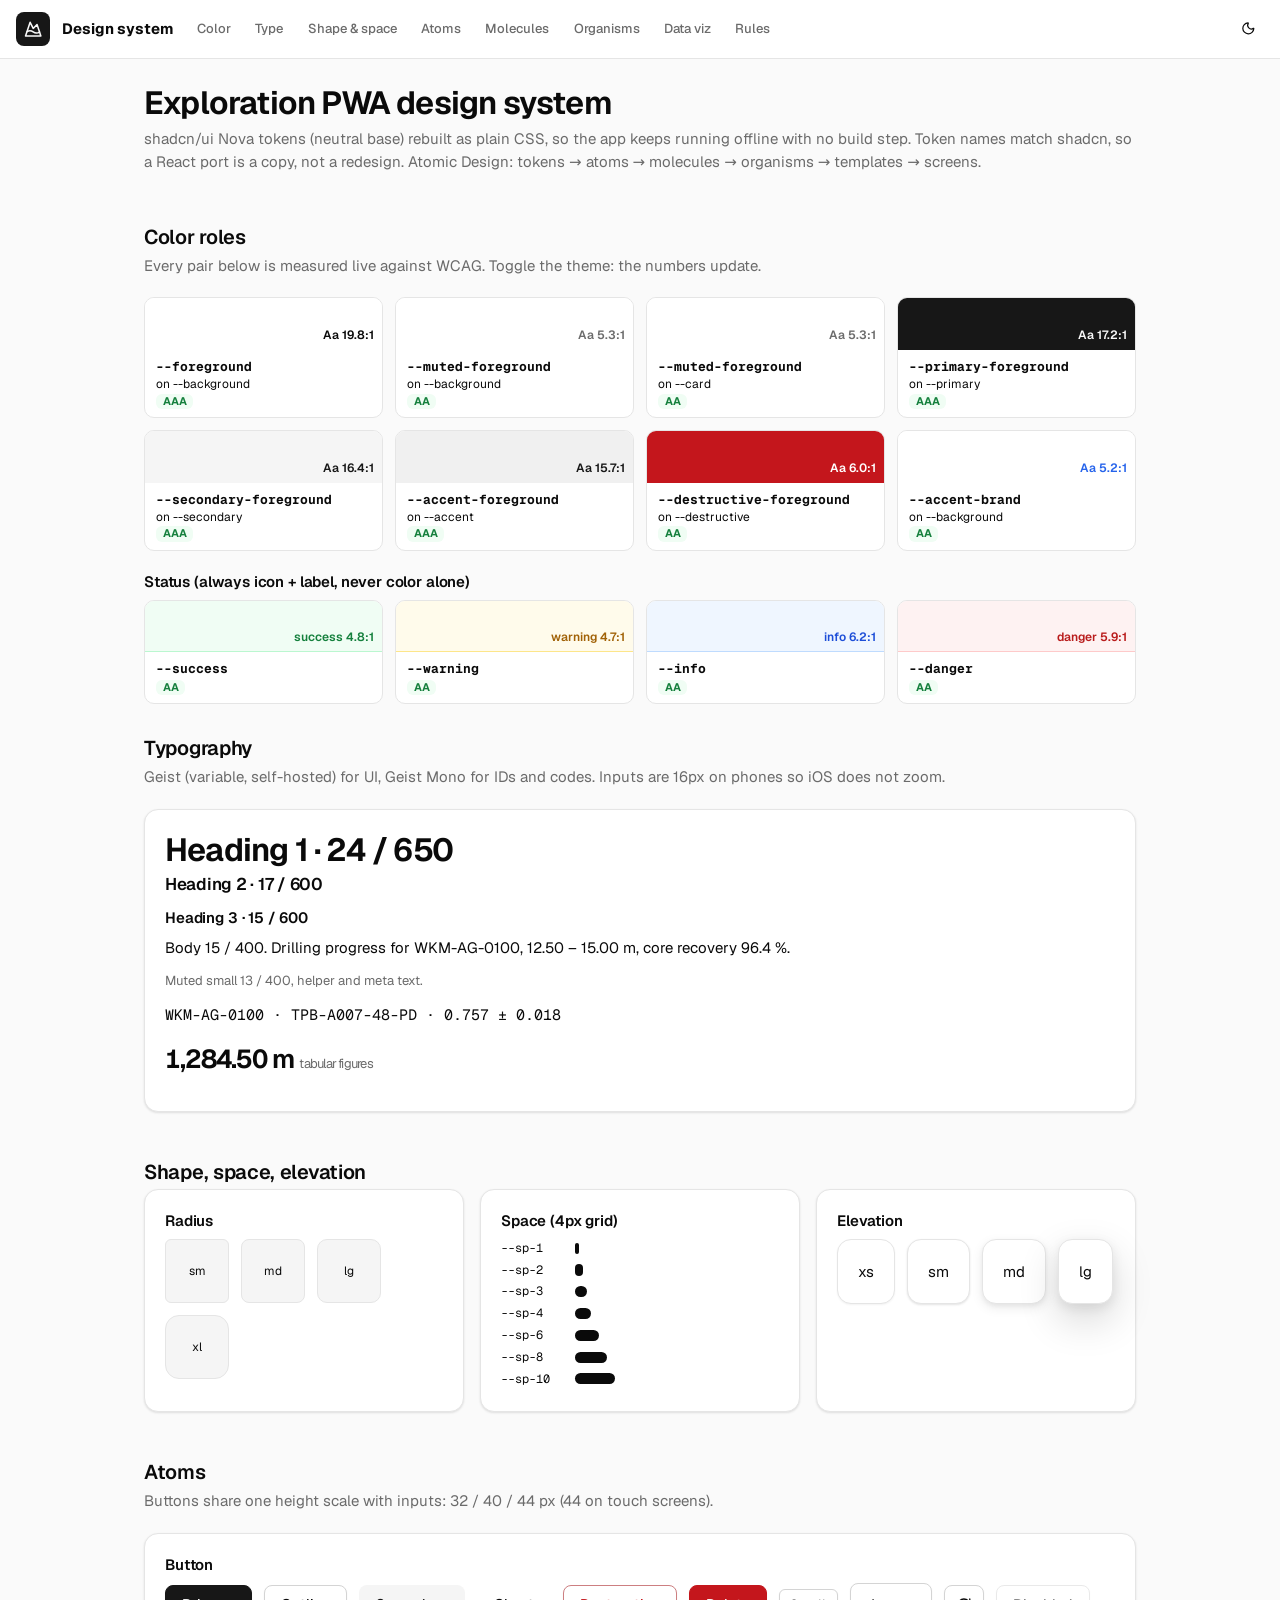
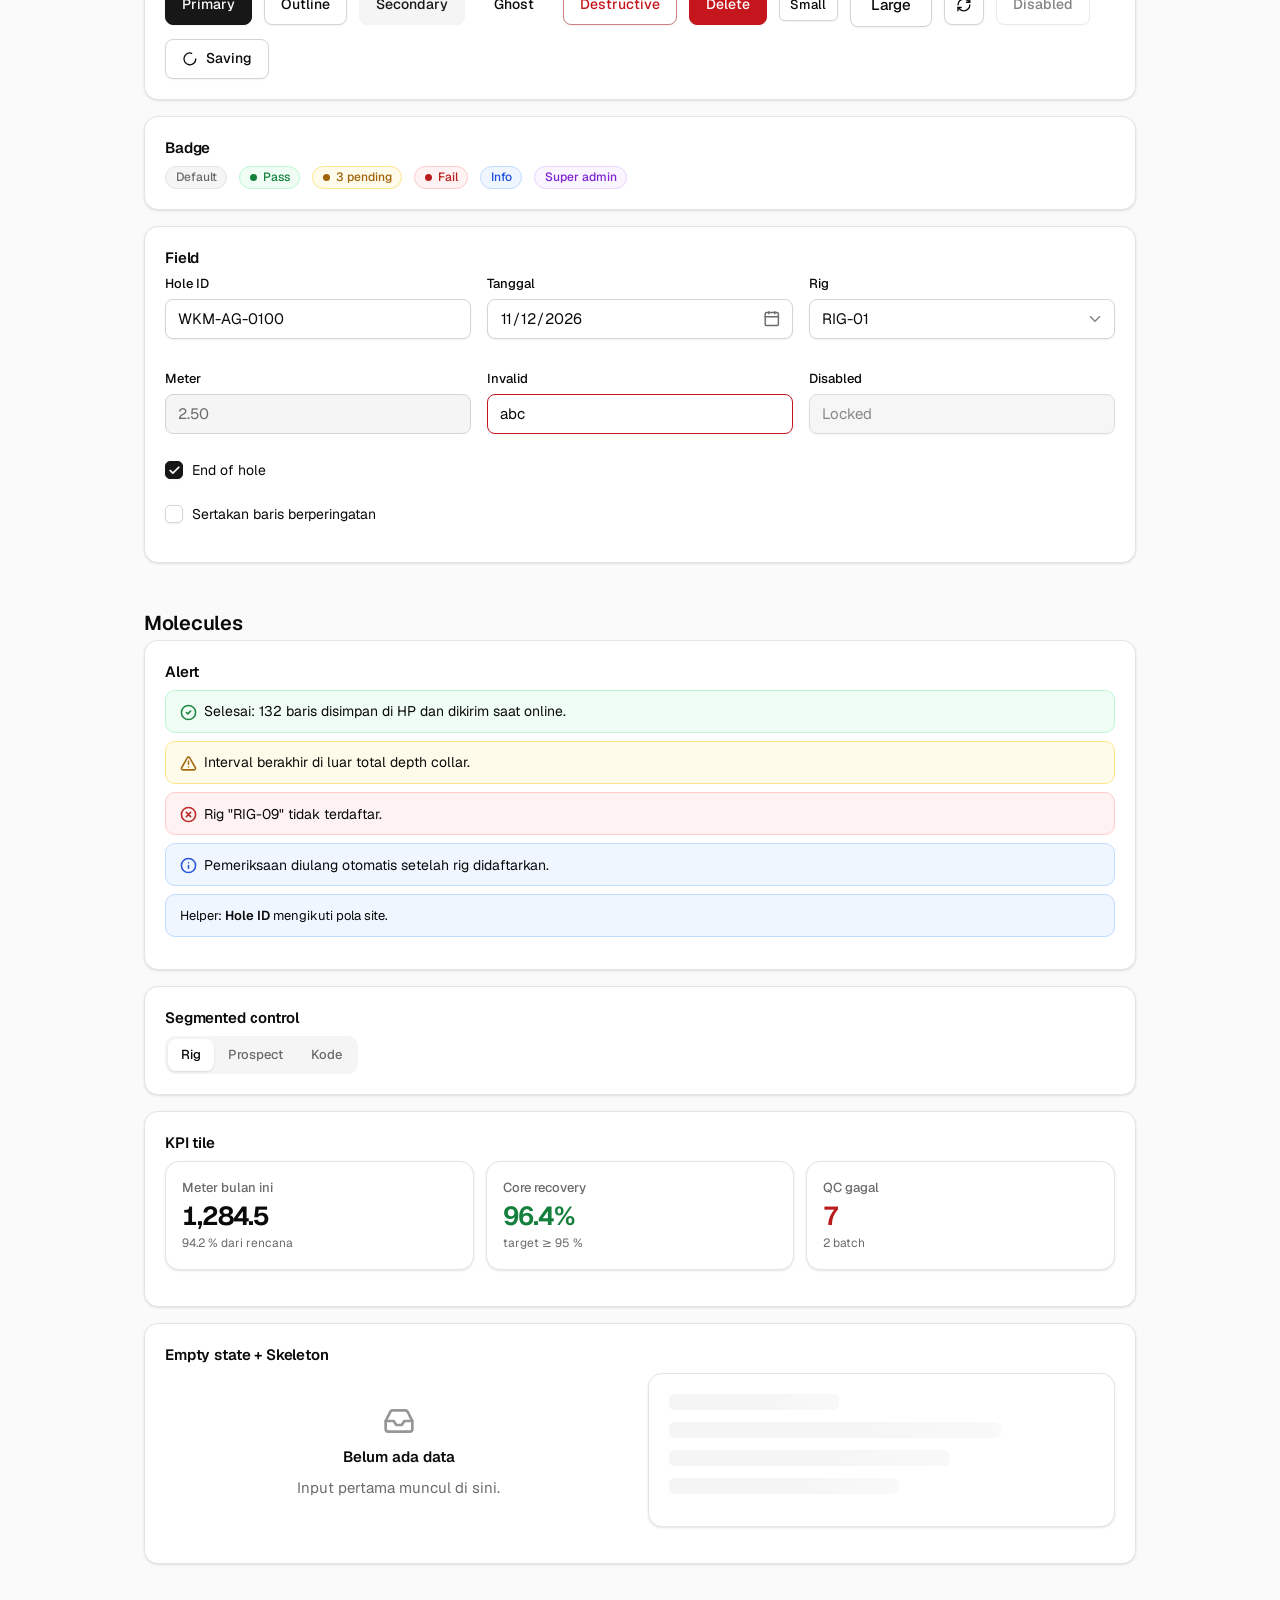
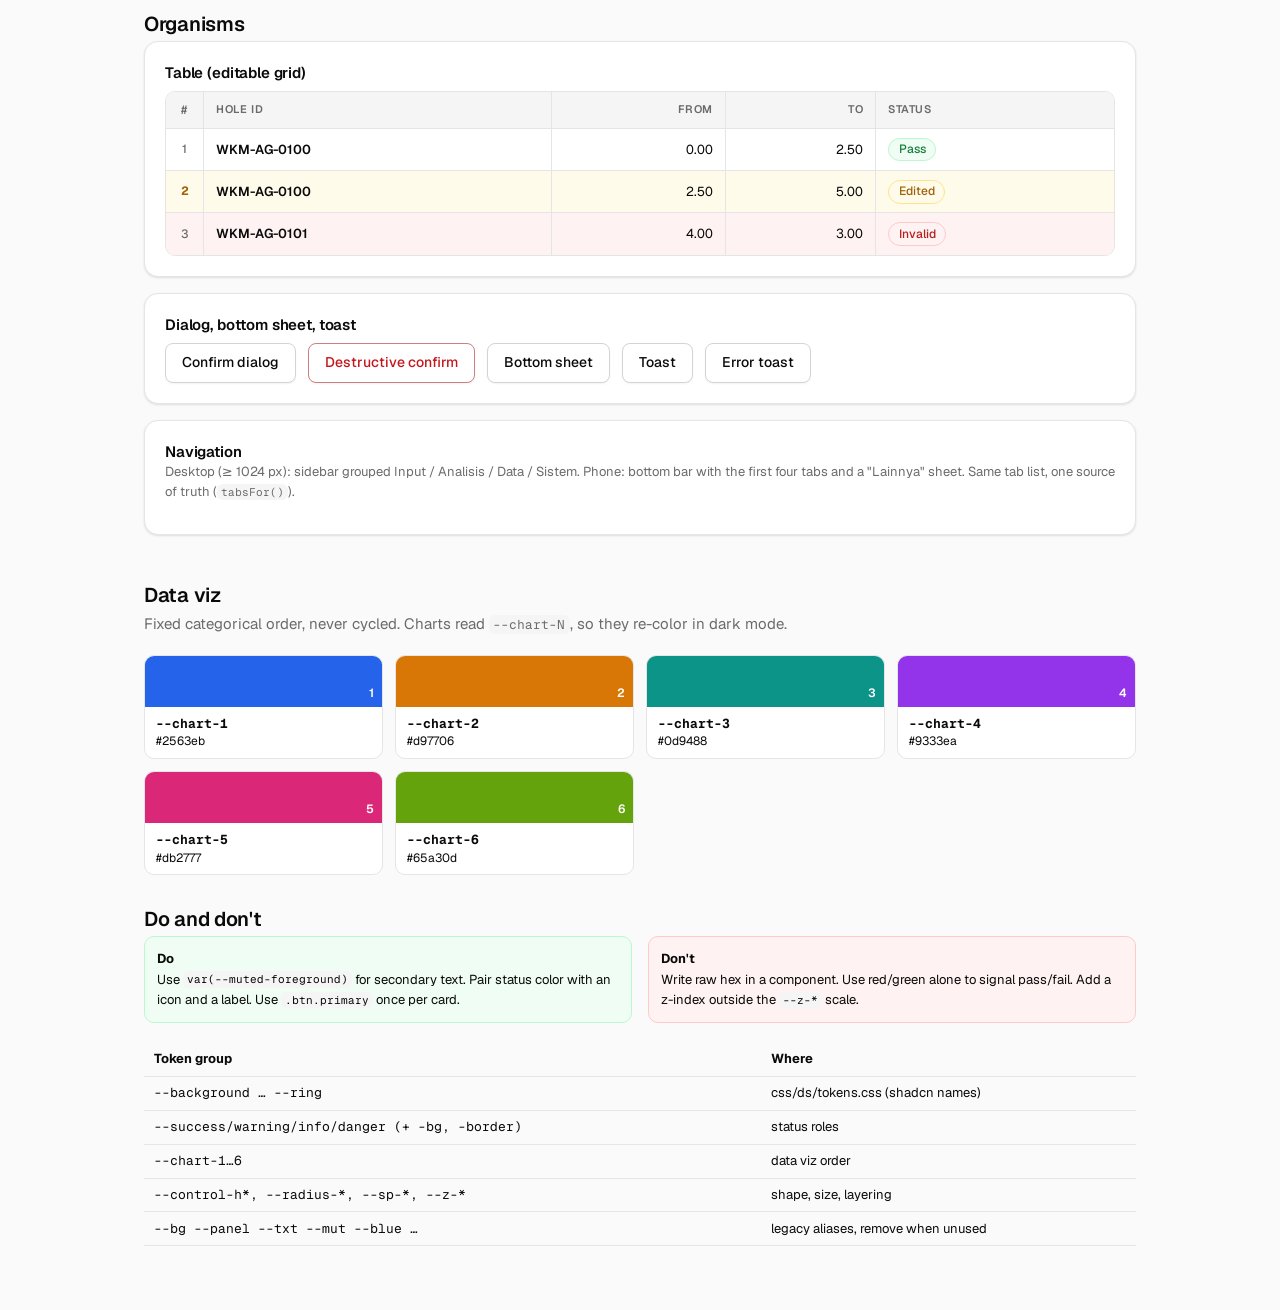
<file: styleguide.html>
<!doctype html>
<html lang="en">
<head>
<meta charset="utf-8"><meta name="viewport" content="width=device-width, initial-scale=1">
<meta name="theme-color" content="#ffffff"><meta name="robots" content="noindex">
<title>Design system · Exploration PWA</title>
<script>try{var t=localStorage.getItem('exp_theme')||'system';var d=t==='dark'||(t==='system'&&matchMedia('(prefers-color-scheme: dark)').matches);document.documentElement.dataset.theme=d?'dark':'light'}catch(e){}</script>
<link rel="stylesheet" href="css/ds/tokens.css"><link rel="stylesheet" href="css/ds/base.css"><link rel="stylesheet" href="css/ds/components.css"><link rel="stylesheet" href="css/ds/shell.css"><link rel="stylesheet" href="css/dash.css">
<style>
/* style guide chrome only. The system itself lives in css/ds/ */
body{padding-bottom:var(--sp-10)}
.sg{max-width:64rem;margin:0 auto;padding:var(--sp-6) var(--sp-4)}
.sg-top{position:sticky;top:0;z-index:var(--z-nav);display:flex;gap:var(--sp-3);align-items:center;padding:var(--sp-3) var(--sp-4);background:color-mix(in srgb,var(--background) 90%,transparent);backdrop-filter:blur(10px);border-bottom:1px solid var(--border)}
.sg-top nav{display:flex;gap:2px;overflow-x:auto;flex:1}
.sg-top nav a{padding:.35rem .7rem;font-size:.8125rem;font-weight:500;color:var(--muted-foreground);text-decoration:none;border-radius:var(--radius-md);white-space:nowrap}
.sg-top nav a:hover{color:var(--foreground);background:var(--accent)}
.sg section{padding:var(--sp-8) 0 0}
.sg h1{font-size:2rem}.sg h2.sec{font-size:1.25rem;margin:0 0 var(--sp-1)}
.sg .lead{color:var(--muted-foreground);margin:0 0 var(--sp-5)}
.sw-grid{display:grid;grid-template-columns:repeat(auto-fill,minmax(13rem,1fr));gap:var(--sp-3)}
.swatch{border:1px solid var(--border);border-radius:var(--radius-lg);overflow:hidden;background:var(--card)}
.swatch .chipbox{height:3.2rem;display:flex;align-items:flex-end;justify-content:flex-end;padding:.3rem .5rem;font-size:.75rem;font-weight:600}
.swatch .meta{padding:.5rem .7rem;font-size:.75rem;line-height:1.4}
.swatch .meta b{display:block;font-size:.8125rem;font-family:var(--font-mono)}
.ratio{display:inline-block;padding:0 .4rem;border-radius:var(--radius-sm);font-weight:700;font-size:.6875rem}
.ratio.ok{background:var(--success-bg);color:var(--success)} .ratio.bad{background:var(--danger-bg);color:var(--danger)}
.demo{display:flex;flex-wrap:wrap;gap:var(--sp-3);align-items:center}
.spec{display:grid;grid-template-columns:repeat(auto-fit,minmax(18rem,1fr));gap:var(--sp-4)}
.dd{display:grid;grid-template-columns:1fr 1fr;gap:var(--sp-4)}
.dd>div{padding:var(--sp-3);border-radius:var(--radius-lg);font-size:.8125rem}
.dd .do{border:1px solid var(--success-border);background:var(--success-bg)} .dd .dont{border:1px solid var(--danger-border);background:var(--danger-bg)}
@media(max-width:640px){.dd{grid-template-columns:1fr}}
.tok{width:100%;border-collapse:collapse;font-size:.8125rem} .tok td,.tok th{padding:.4rem .6rem;border-bottom:1px solid var(--border);text-align:left} .tok td:first-child{font-family:var(--font-mono)}
.sample-bar{height:2.5rem;background:var(--foreground);border-radius:var(--radius-md);display:inline-block}
</style>
</head>
<body>
<div class="sg-top"><span class="brand-mark" id="mk"></span><strong>Design system</strong>
 <nav><a href="#colors">Color</a><a href="#type">Type</a><a href="#shape">Shape &amp; space</a><a href="#atoms">Atoms</a><a href="#molecules">Molecules</a><a href="#organisms">Organisms</a><a href="#data">Data viz</a><a href="#rules">Rules</a></nav>
 <span id="themebox"></span></div>
<div class="sg">
<h1>Exploration PWA design system</h1>
<p class="lead">shadcn/ui Nova tokens (neutral base) rebuilt as plain CSS, so the app keeps running offline with no build step. Token names match shadcn, so a React port is a copy, not a redesign. Atomic Design: tokens → atoms → molecules → organisms → templates → screens.</p>

<section id="colors"><h2 class="sec">Color roles</h2><p class="lead">Every pair below is measured live against WCAG. Toggle the theme: the numbers update.</p><div class="sw-grid" id="roles"></div>
<h3 style="margin-top:var(--sp-5)">Status (always icon + label, never color alone)</h3><div class="sw-grid" id="status"></div></section>

<section id="type"><h2 class="sec">Typography</h2><p class="lead">Geist (variable, self-hosted) for UI, Geist Mono for IDs and codes. Inputs are 16px on phones so iOS does not zoom.</p>
<div class="card"><h1>Heading 1 · 24 / 650</h1><h2>Heading 2 · 17 / 600</h2><h3>Heading 3 · 15 / 600</h3><p>Body 15 / 400. Drilling progress for WKM-AG-0100, 12.50 – 15.00 m, core recovery 96.4 %.</p><p class="muted small">Muted small 13 / 400, helper and meta text.</p><p class="mono">WKM-AG-0100 · TPB-A007-48-PD · 0.757 ± 0.018</p><p class="tnum" style="font-size:1.625rem;font-weight:650;letter-spacing:-.03em">1,284.50 m <span class="muted small" style="font-weight:400">tabular figures</span></p></div></section>

<section id="shape"><h2 class="sec">Shape, space, elevation</h2>
<div class="spec"><div class="card"><h3>Radius</h3><div class="demo" id="radii"></div></div><div class="card"><h3>Space (4px grid)</h3><div id="spaces"></div></div><div class="card"><h3>Elevation</h3><div class="demo"><div class="card" style="box-shadow:var(--shadow-xs);margin:0">xs</div><div class="card" style="box-shadow:var(--shadow-sm);margin:0">sm</div><div class="card" style="box-shadow:var(--shadow-md);margin:0">md</div><div class="card" style="box-shadow:var(--shadow-lg);margin:0">lg</div></div></div></div></section>

<section id="atoms"><h2 class="sec">Atoms</h2><p class="lead">Buttons share one height scale with inputs: 32 / 40 / 44 px (44 on touch screens).</p>
<div class="card"><h3>Button</h3><div class="demo"><button class="btn primary" style="flex:none">Primary</button><button class="btn">Outline</button><button class="btn secondary">Secondary</button><button class="btn ghost">Ghost</button><button class="btn danger">Destructive</button><button class="btn danger solid">Delete</button><button class="btn small">Small</button><button class="btn lg">Large</button><button class="btn icon" aria-label="Refresh" id="i-ref"></button><button class="btn" disabled>Disabled</button><button class="btn loading" id="b-load"></button></div></div>
<div class="card"><h3>Badge</h3><div class="demo"><span class="chip">Default</span><span class="chip good"><i class="dot"></i>Pass</span><span class="chip warn"><i class="dot"></i>3 pending</span><span class="chip bad"><i class="dot"></i>Fail</span><span class="chip info">Info</span><span class="chip super">Super admin</span></div></div>
<div class="card"><h3>Field</h3><div class="spec"><label>Hole ID<input value="WKM-AG-0100" autocapitalize="characters"></label><label>Tanggal<span class="datewrap"><input type="date" value="2026-11-12"><span id="i-cal"></span></span></label><label>Rig<select><option>RIG-01</option><option>RIG-02</option></select></label><label>Meter<input readonly value="2.50"></label><label>Invalid<input aria-invalid="true" value="abc"></label><label>Disabled<input disabled value="Locked"></label></div><label class="chk"><input type="checkbox" checked> End of hole</label><label class="chk"><input type="checkbox"> Sertakan baris berperingatan</label></div></section>

<section id="molecules"><h2 class="sec">Molecules</h2>
<div class="card"><h3>Alert</h3><div class="msg ok">Selesai: 132 baris disimpan di HP dan dikirim saat online.</div><div class="msg warn">Interval berakhir di luar total depth collar.</div><div class="msg err">Rig "RIG-09" tidak terdaftar.</div><div class="msg info">Pemeriksaan diulang otomatis setelah rig didaftarkan.</div><div class="helpbox">Helper: <b>Hole ID</b> mengikuti pola site.</div></div>
<div class="card"><h3>Segmented control</h3><div class="subnav"><button class="on">Rig</button><button>Prospect</button><button>Kode</button></div></div>
<div class="card"><h3>KPI tile</h3><div class="dash"><div class="kpis"><div class="kpi"><div class="l">Meter bulan ini</div><div class="v">1,284.5</div><div class="s">94.2 % dari rencana</div></div><div class="kpi"><div class="l">Core recovery</div><div class="v ex-good">96.4%</div><div class="s">target ≥ 95 %</div></div><div class="kpi"><div class="l">QC gagal</div><div class="v ex-bad">7</div><div class="s">2 batch</div></div></div></div></div>
<div class="card"><h3>Empty state + Skeleton</h3><div class="spec"><div id="emp"></div><div id="skel"></div></div></div></section>

<section id="organisms"><h2 class="sec">Organisms</h2>
<div class="card"><h3>Table (editable grid)</h3><div class="gridwrap"><table class="grid"><thead><tr><th class="c-n">#</th><th>Hole ID</th><th class="c-num">From</th><th class="c-num">To</th><th>Status</th></tr></thead><tbody>
<tr><td class="c-n">1</td><td class="c-pk">WKM-AG-0100</td><td class="c-num">0.00</td><td class="c-num">2.50</td><td><span class="chip good">Pass</span></td></tr>
<tr class="dirty"><td class="c-n">2</td><td class="c-pk">WKM-AG-0100</td><td class="c-num">2.50</td><td class="c-num">5.00</td><td><span class="chip warn">Edited</span></td></tr>
<tr class="err"><td class="c-n">3</td><td class="c-pk">WKM-AG-0101</td><td class="c-num">4.00</td><td class="c-num">3.00</td><td><span class="chip bad">Invalid</span></td></tr></tbody></table></div></div>
<div class="card"><h3>Dialog, bottom sheet, toast</h3><div class="demo"><button class="btn" id="d-conf">Confirm dialog</button><button class="btn danger" id="d-del">Destructive confirm</button><button class="btn" id="d-sheet">Bottom sheet</button><button class="btn" id="d-toast">Toast</button><button class="btn" id="d-toast2">Error toast</button></div></div>
<div class="card"><h3>Navigation</h3><p class="muted small">Desktop (≥ 1024 px): sidebar grouped Input / Analisis / Data / Sistem. Phone: bottom bar with the first four tabs and a "Lainnya" sheet. Same tab list, one source of truth (<code>tabsFor()</code>).</p></div></section>

<section id="data"><h2 class="sec">Data viz</h2><p class="lead">Fixed categorical order, never cycled. Charts read <code>--chart-N</code>, so they re-color in dark mode.</p><div class="sw-grid" id="charts"></div></section>

<section id="rules"><h2 class="sec">Do and don't</h2><div class="dd"><div class="do"><b>Do</b><br>Use <code>var(--muted-foreground)</code> for secondary text. Pair status color with an icon and a label. Use <code>.btn.primary</code> once per card.</div><div class="dont"><b>Don't</b><br>Write raw hex in a component. Use red/green alone to signal pass/fail. Add a z-index outside the <code>--z-*</code> scale.</div></div>
<table class="tok" style="margin-top:var(--sp-5)"><thead><tr><th>Token group</th><th>Where</th></tr></thead><tbody><tr><td>--background … --ring</td><td>css/ds/tokens.css (shadcn names)</td></tr><tr><td>--success/warning/info/danger (+ -bg, -border)</td><td>status roles</td></tr><tr><td>--chart-1…6</td><td>data viz order</td></tr><tr><td>--control-h*, --radius-*, --sp-*, --z-*</td><td>shape, size, layering</td></tr><tr><td>--bg --panel --txt --mut --blue …</td><td>legacy aliases, remove when unused</td></tr></tbody></table></section>
</div>
<div id="toast" class="toast" role="status" aria-live="polite"></div>
<script type="module">
import { icon } from './js/icons.js';
import * as ui from './js/ui.js';
const $ = s => document.querySelector(s);
$('#mk').innerHTML = icon('mountain-snow'); $('#mk').className = 'brand-mark';
$('#themebox').innerHTML = ui.themeButtonHtml(); ui.bindThemeButton(document);
$('#i-ref').innerHTML = icon('refresh-cw'); $('#i-cal').innerHTML = icon('calendar');
$('#b-load').innerHTML = icon('loader-circle', 'spin') + ' Saving';
$('#emp').innerHTML = ui.empty('inbox', 'Belum ada data', 'Input pertama muncul di sini.'); $('#skel').innerHTML = ui.skeleton(4);
const cv = n => getComputedStyle(document.documentElement).getPropertyValue(n).trim();
// WCAG contrast
const rgb = c => { const m = c.match(/#([0-9a-f]{6})/i); if (m) return [0, 2, 4].map(i => parseInt(m[1].slice(i, i + 2), 16)); const r = c.match(/rgba?\(([^)]+)\)/); return r ? r[1].split(',').slice(0, 3).map(Number) : [0, 0, 0]; };
const blend = (fg, bg) => { const m = fg.match(/rgba\(([^)]+)\)/); if (!m) return rgb(fg); const [r, g, b, a] = m[1].split(',').map(Number); const B = rgb(bg); return [r, g, b].map((v, i) => v * a + B[i] * (1 - a)); };
const lum = ([r, g, b]) => { const f = v => { v /= 255; return v <= .03928 ? v / 12.92 : ((v + .055) / 1.055) ** 2.4; }; return .2126 * f(r) + .7152 * f(g) + .0722 * f(b); };
const ratio = (a, b) => { const x = lum(a), y = lum(b); return (Math.max(x, y) + .05) / (Math.min(x, y) + .05); };
function paint() {
  const bg = cv('--background'), card = cv('--card');
  const roles = [['--foreground', '--background'], ['--muted-foreground', '--background'], ['--muted-foreground', '--card'], ['--primary-foreground', '--primary'], ['--secondary-foreground', '--secondary'], ['--accent-foreground', '--accent'], ['--destructive-foreground', '--destructive'], ['--accent-brand', '--background']];
  $('#roles').innerHTML = roles.map(([fg, bgn]) => { const r = ratio(rgb(cv(fg)), rgb(cv(bgn))); return `<div class="swatch"><div class="chipbox" style="background:${cv(bgn)};color:${cv(fg)}">Aa ${r.toFixed(1)}:1</div><div class="meta"><b>${fg}</b>on ${bgn}<br><span class="ratio ${r >= 4.5 ? 'ok' : 'bad'}">${r >= 7 ? 'AAA' : r >= 4.5 ? 'AA' : 'FAIL'}</span></div></div>`; }).join('');
  $('#status').innerHTML = ['success', 'warning', 'info', 'danger'].map(n => { const bgc = blend(cv(`--${n}-bg`), card), r = ratio(rgb(cv(`--${n}`)), bgc); return `<div class="swatch"><div class="chipbox" style="background:${cv(`--${n}-bg`)};color:${cv(`--${n}`)};border-bottom:1px solid ${cv(`--${n}-border`)}">${n} ${r.toFixed(1)}:1</div><div class="meta"><b>--${n}</b><span class="ratio ${r >= 4.5 ? 'ok' : 'bad'}">${r >= 4.5 ? 'AA' : 'FAIL'}</span></div></div>`; }).join('');
  $('#charts').innerHTML = [1, 2, 3, 4, 5, 6].map(i => `<div class="swatch"><div class="chipbox" style="background:${cv('--chart-' + i)};color:#fff">${i}</div><div class="meta"><b>--chart-${i}</b>${cv('--chart-' + i)}</div></div>`).join('');
}
paint(); ui.theme.onChange(paint);
$('#radii').innerHTML = ['sm', 'md', 'lg', 'xl'].map(n => `<div style="width:4rem;height:4rem;display:grid;place-items:center;font-size:.75rem;background:var(--muted);border:1px solid var(--border);border-radius:var(--radius-${n})">${n}</div>`).join('');
$('#spaces').innerHTML = [1, 2, 3, 4, 6, 8, 10].map(n => `<div style="display:flex;align-items:center;gap:.6rem;margin:.2rem 0;font-size:.75rem"><span class="mono" style="width:4rem">--sp-${n}</span><i class="sample-bar" style="width:var(--sp-${n});height:.7rem"></i></div>`).join('');
$('#d-conf').onclick = async () => { const ok = await ui.confirm('Data tersimpan di HP dan dikirim saat online.', { title: 'Simpan data?', ok: 'Simpan' }); ui.toast(ok ? 'Dikonfirmasi' : 'Dibatalkan'); };
$('#d-del').onclick = () => ui.confirm('Record ini akan dihapus (soft delete).', { title: 'Hapus data?', ok: 'Hapus', danger: true });
$('#d-sheet').onclick = () => ui.sheet('<p class="ui-body" style="margin:0 0 1rem">Isi sheet: daftar menu, filter, atau detail record.</p><div class="ui-foot"><button class="btn primary" onclick="this.closest(\'.ui-overlay\').remove()">Tutup</button></div>', { title: 'Menu' });
$('#d-toast').onclick = () => ui.toast('Tersimpan di perangkat'); $('#d-toast2').onclick = () => ui.toast('Gagal menyimpan', 'err');
</script>
</body></html>
</file>
<file: css/ds/tokens.css>
/* ==========================================================================
   Design tokens. Layer 1 of the design system.
   Naming follows shadcn/ui (Nova, neutral base) so the whole system can be
   mapped 1:1 to shadcn/ui later. Light is :root, dark is [data-theme="dark"].
   Only tokens live here. No component rules.
   ========================================================================== */
@font-face{font-family:"Geist";font-style:normal;font-display:swap;font-weight:100 900;src:url(../../fonts/geist-latin-ext-wght-normal.woff2) format("woff2-variations");unicode-range:U+0100-02BA,U+02BD-02C5,U+02C7-02CC,U+02CE-02D7,U+02DD-02FF,U+0304,U+0308,U+0329,U+1D00-1DBF,U+1E00-1E9F,U+1EF2-1EFF,U+2020,U+20A0-20AB,U+20AD-20C0,U+2113,U+2C60-2C7F,U+A720-A7FF}
@font-face{font-family:"Geist";font-style:normal;font-display:swap;font-weight:100 900;src:url(../../fonts/geist-latin-wght-normal.woff2) format("woff2-variations");unicode-range:U+0000-00FF,U+0131,U+0152-0153,U+02BB-02BC,U+02C6,U+02DA,U+02DC,U+0304,U+0308,U+0329,U+2000-206F,U+20AC,U+2122,U+2191,U+2193,U+2212,U+2215,U+FEFF,U+FFFD}
@font-face{font-family:"Geist Mono";font-style:normal;font-display:swap;font-weight:100 900;src:url(../../fonts/geist-mono-latin-wght-normal.woff2) format("woff2-variations");unicode-range:U+0000-00FF,U+0131,U+0152-0153,U+02BB-02BC,U+02C6,U+02DA,U+02DC,U+0304,U+0308,U+0329,U+2000-206F,U+20AC,U+2122,U+2191,U+2193,U+2212,U+2215,U+FEFF,U+FFFD}

:root{
  color-scheme:light;

  /* ---- color roles (semantic) ---- */
  --background:#ffffff;            --foreground:#0a0a0a;
  --card:#ffffff;                  --card-foreground:#0a0a0a;
  --popover:#ffffff;               --popover-foreground:#0a0a0a;
  --primary:#171717;               --primary-foreground:#fafafa;
  --secondary:#f5f5f5;             --secondary-foreground:#171717;
  --muted:#f5f5f5;                 --muted-foreground:#6b6b6b;   /* 5.2:1 on white */
  --accent:#f0f0f0;                --accent-foreground:#171717;
  --destructive:#c4161c;           --destructive-foreground:#ffffff;
  --border:#e5e5e5;                --input:#d4d4d4;              /* field edge a little stronger than a divider: readable in sunlight */
  --ring:#737373;
  --page:#fafafa;                  /* app canvas behind the cards */

  /* ---- status (always paired with an icon or label, never color alone) ---- */
  --success:#15803d;  --success-bg:#f0fdf4;  --success-border:#bbf7d0;
  --warning:#a16207;  --warning-bg:#fffbeb;  --warning-border:#fde68a;
  --info:#1d4ed8;     --info-bg:#eff6ff;     --info-border:#bfdbfe;
  --danger:#b91c1c;   --danger-bg:#fef2f2;   --danger-border:#fecaca;
  --accent-brand:#2563eb;                    /* links, selected-row marker, chart emphasis */

  /* ---- data-viz categorical order (fixed, never cycled; validated in docs/DESIGN_SYSTEM.md) ---- */
  --chart-1:#2563eb; --chart-2:#d97706; --chart-3:#0d9488; --chart-4:#9333ea; --chart-5:#db2777; --chart-6:#65a30d;
  --chart-plan:#a3a3a3;                      /* plan / target series */
  --chart-grid:#e5e5e5; --chart-text:#525252;

  /* ---- shape ---- */
  --radius:.625rem;
  --radius-sm:calc(var(--radius) - 4px);  /* 6  */
  --radius-md:calc(var(--radius) - 2px);  /* 8  */
  --radius-lg:var(--radius);              /* 10 */
  --radius-xl:calc(var(--radius) + 4px);  /* 14 */
  --radius-full:999px;

  /* ---- elevation ---- */
  --shadow-xs:0 1px 2px rgba(0,0,0,.05);
  --shadow-sm:0 1px 2px rgba(0,0,0,.06),0 1px 3px rgba(0,0,0,.06);
  --shadow-md:0 4px 12px rgba(0,0,0,.08),0 2px 4px rgba(0,0,0,.05);
  --shadow-lg:0 16px 40px rgba(0,0,0,.16),0 4px 12px rgba(0,0,0,.08);
  --overlay:rgba(10,10,10,.5);

  /* ---- type ---- */
  --font-sans:"Geist",ui-sans-serif,system-ui,-apple-system,"Segoe UI",Roboto,"Helvetica Neue",Arial,sans-serif;
  --font-mono:"Geist Mono",ui-monospace,SFMono-Regular,Menlo,Consolas,monospace;
  --text-xs:.75rem;  --text-sm:.875rem;  --text-base:1rem;  --text-lg:1.125rem;  --text-xl:1.25rem;  --text-2xl:1.5rem;  --text-3xl:1.875rem;
  --leading-tight:1.25;  --leading-snug:1.4;  --leading-normal:1.55;

  /* ---- space (4px grid) ---- */
  --sp-1:4px; --sp-2:8px; --sp-3:12px; --sp-4:16px; --sp-5:20px; --sp-6:24px; --sp-8:32px; --sp-10:40px;

  /* ---- controls: one height for every input/button so rows line up ---- */
  --control-h:2.5rem;       /* 40px */
  --control-h-sm:2rem;      /* 32px */
  --control-h-lg:2.75rem;   /* 44px, the minimum touch target */

  /* ---- layout ---- */
  --side-w:15.5rem; --topbar-h:3.5rem; --tabbar-h:3.75rem; --content-max:68rem;
  --safe-t:env(safe-area-inset-top,0px); --safe-b:env(safe-area-inset-bottom,0px);

  /* ---- motion ---- */
  --ease:cubic-bezier(.2,.7,.2,1); --dur-1:.12s; --dur-2:.2s;

  /* ---- z layers (single scale: never write a raw z-index in a component) ---- */
  --z-sticky:10; --z-nav:20; --z-popover:40; --z-overlay:60; --z-toast:80;

  /* ---- legacy aliases: older screens (map, dashboard, QC) still read these. Remove when no rule uses them. ---- */
  --bg:var(--page); --panel:var(--card); --panel2:var(--muted); --line:var(--border); --line2:var(--input);
  --txt:var(--foreground); --mut:var(--muted-foreground);
  --blue:var(--primary); --blue-d:var(--primary); --blue-l:var(--accent); --cyan:var(--accent-brand);
  --good:var(--success); --good-l:var(--success-bg); --warn:var(--warning); --warn-l:var(--warning-bg); --bad:var(--danger); --bad-l:var(--danger-bg);
  --r:var(--radius-xl); --hdr:var(--topbar-h); --shadow:var(--shadow-sm);
}

[data-theme="dark"]{
  color-scheme:dark;
  --background:#0a0a0a;            --foreground:#fafafa;
  --card:#141414;                  --card-foreground:#fafafa;
  --popover:#1a1a1a;               --popover-foreground:#fafafa;
  --primary:#e8e8e8;               --primary-foreground:#171717;
  --secondary:#262626;             --secondary-foreground:#fafafa;
  --muted:#1f1f1f;                 --muted-foreground:#a3a3a3;   /* 7.9:1 on card */
  --accent:#262626;                --accent-foreground:#fafafa;
  --destructive:#ef4444;           --destructive-foreground:#0a0a0a;
  --border:rgba(255,255,255,.1);   --input:rgba(255,255,255,.2);
  --ring:#8a8a8a;
  --page:#0a0a0a;

  --success:#4ade80;  --success-bg:rgba(74,222,128,.1);  --success-border:rgba(74,222,128,.28);
  --warning:#fbbf24;  --warning-bg:rgba(251,191,36,.1);  --warning-border:rgba(251,191,36,.28);
  --info:#7aa8ff;     --info-bg:rgba(96,140,255,.12);    --info-border:rgba(96,140,255,.3);
  --danger:#f87171;   --danger-bg:rgba(248,113,113,.1);  --danger-border:rgba(248,113,113,.3);
  --accent-brand:#6ea0ff;

  --chart-1:#6ea0ff; --chart-2:#f5a524; --chart-3:#2dd4bf; --chart-4:#c084fc; --chart-5:#f472b6; --chart-6:#a3e635;
  --chart-plan:#737373;
  --chart-grid:rgba(255,255,255,.1); --chart-text:#a3a3a3;

  --shadow-xs:0 1px 2px rgba(0,0,0,.5);
  --shadow-sm:0 1px 2px rgba(0,0,0,.5),0 0 0 1px rgba(255,255,255,.03);
  --shadow-md:0 6px 16px rgba(0,0,0,.5);
  --shadow-lg:0 20px 48px rgba(0,0,0,.7);
  --overlay:rgba(0,0,0,.7);
}

@media (pointer:coarse){:root{--control-h:2.75rem}}
@media (prefers-reduced-motion:reduce){:root{--dur-1:0s;--dur-2:0s}}
</file>
<file: css/ds/base.css>
/* ==========================================================================
   Base. Layer 2: reset, typography and native form controls (atoms).
   Existing markup is <label>Text<input></label>, so labels style their own
   text and the control inside them. No class is needed to get a Field.
   ========================================================================== */
*,*::before,*::after{box-sizing:border-box}
html{-webkit-text-size-adjust:100%;text-size-adjust:100%;scroll-padding-top:calc(var(--topbar-h) + 12px)}
body{margin:0;background:var(--page);color:var(--foreground);font:400 .9375rem/var(--leading-normal) var(--font-sans);-webkit-font-smoothing:antialiased;-moz-osx-font-smoothing:grayscale;font-feature-settings:"cv11","ss01";text-rendering:optimizeLegibility}
::selection{background:color-mix(in srgb,var(--accent-brand) 28%,transparent)}
:focus-visible{outline:2px solid var(--ring);outline-offset:2px}
[hidden]{display:none!important}
a{color:var(--accent-brand);text-underline-offset:3px}
hr{border:0;border-top:1px solid var(--border);margin:var(--sp-4) 0}
img,svg{max-width:100%}
code,kbd,pre,samp{font-family:var(--font-mono);font-size:.85em}
code{background:var(--muted);border-radius:var(--radius-sm);padding:.1em .35em}
.num,td.c-num,.tnum{font-variant-numeric:tabular-nums}

/* ---- type scale ---- */
h1,h2,h3,h4{margin:0;color:var(--foreground);text-wrap:balance}
h1{font-size:var(--text-2xl);font-weight:650;letter-spacing:-.025em;line-height:var(--leading-tight);margin-bottom:var(--sp-1)}
h2{font-size:1.0625rem;font-weight:600;letter-spacing:-.015em;line-height:var(--leading-tight);margin-bottom:var(--sp-3)}
h3{font-size:.9375rem;font-weight:600;letter-spacing:-.01em;line-height:var(--leading-snug);margin-bottom:var(--sp-2)}
p{margin:0 0 var(--sp-3)}
.muted{color:var(--muted-foreground)}
.small{font-size:.8125rem}
.mono{font-family:var(--font-mono)}
.sr-only{position:absolute;width:1px;height:1px;margin:-1px;padding:0;overflow:hidden;clip:rect(0,0,0,0);white-space:nowrap;border:0}

/* ---- icons ---- */
.ic{width:1em;height:1em;flex:none;vertical-align:-.15em}
.ic--lg{width:1.25em;height:1.25em}
.btn .ic{width:1.125em;height:1.125em;vertical-align:-.2em}
@keyframes spin{to{transform:rotate(360deg)}}
.spin{animation:spin .8s linear infinite}

/* ---- field (label + control) ---- */
label{display:block;margin:0 0 var(--sp-4);font-size:.8125rem;font-weight:500;line-height:1.3;color:var(--foreground);flex:1;min-width:0}
label .muted.small,label>.small{font-weight:400}
input,select,textarea{display:block;width:100%;margin-top:6px;min-height:var(--control-h);padding:.5rem .75rem;font:inherit;font-size:1rem;font-weight:400;line-height:1.3;color:var(--foreground);background:var(--background);border:1px solid var(--input);border-radius:var(--radius-md);box-shadow:var(--shadow-xs);transition:border-color var(--dur-1),box-shadow var(--dur-1),background var(--dur-1);-webkit-appearance:none;appearance:none}
@media (min-width:640px){input,select,textarea{font-size:.9375rem}}
textarea{min-height:5.5rem;resize:vertical}
input::placeholder,textarea::placeholder{color:color-mix(in srgb,var(--muted-foreground) 70%,transparent)}
input:hover:not(:disabled):not([readonly]),select:hover:not(:disabled),textarea:hover:not(:disabled){border-color:color-mix(in srgb,var(--input) 60%,var(--foreground))}
input:focus,select:focus,textarea:focus{outline:0;border-color:var(--ring);box-shadow:0 0 0 3px rgba(115,115,115,.28);box-shadow:0 0 0 3px color-mix(in srgb,var(--ring) 32%,transparent)}
input[readonly]{background:var(--muted);color:var(--muted-foreground);box-shadow:none}
input:disabled,select:disabled,textarea:disabled{background:var(--muted);color:var(--muted-foreground);cursor:not-allowed;opacity:.8}
input:user-invalid,select:user-invalid,textarea:user-invalid,[aria-invalid=true]{border-color:var(--destructive)}
input:user-invalid:focus,[aria-invalid=true]:focus{box-shadow:0 0 0 3px color-mix(in srgb,var(--destructive) 25%,transparent)}
select{padding-right:2.25rem;background-image:url("data:image/svg+xml,%3Csvg xmlns='http://www.w3.org/2000/svg' viewBox='0 0 24 24' fill='none' stroke='%23858585' stroke-width='2' stroke-linecap='round' stroke-linejoin='round'%3E%3Cpath d='m6 9 6 6 6-6'/%3E%3C/svg%3E");background-repeat:no-repeat;background-position:right .625rem center;background-size:1.1rem;text-overflow:ellipsis}
input[type=date],input[type=time],input[type=datetime-local],input[type=month]{min-width:0}
input[type=number]{font-variant-numeric:tabular-nums}
input[type=file]{padding:.4rem .5rem;font-size:.875rem}
input[type=file]::file-selector-button{margin-right:.75rem;padding:.3rem .7rem;font:inherit;font-weight:500;color:var(--secondary-foreground);background:var(--secondary);border:1px solid var(--border);border-radius:var(--radius-sm);cursor:pointer}
input[type=color]{padding:3px;min-height:2rem}
input[type=range]{padding:0;min-height:1.5rem;box-shadow:none;border:0;background:none;accent-color:var(--primary)}

fieldset{margin:0 0 var(--sp-4);padding:var(--sp-4);border:1px solid var(--border);border-radius:var(--radius-lg);background:color-mix(in srgb,var(--muted) 55%,transparent);min-width:0}
legend{padding:0 var(--sp-2);font-size:.75rem;font-weight:600;letter-spacing:.04em;text-transform:uppercase;color:var(--muted-foreground)}

/* checkbox */
input[type=checkbox],input[type=radio]{display:inline-block;flex:none;width:1.125rem;height:1.125rem;min-height:0;margin:0 .55rem 0 0;padding:0;vertical-align:-.25em;border-radius:5px;box-shadow:var(--shadow-xs);cursor:pointer}
input[type=radio]{border-radius:50%}
input[type=checkbox]:checked,input[type=checkbox]:indeterminate,input[type=radio]:checked{background-color:var(--primary);border-color:var(--primary);background-repeat:no-repeat;background-position:center;background-size:.8rem}
input[type=checkbox]:checked{background-image:url("data:image/svg+xml,%3Csvg xmlns='http://www.w3.org/2000/svg' viewBox='0 0 24 24' fill='none' stroke='%23fafafa' stroke-width='3.2' stroke-linecap='round' stroke-linejoin='round'%3E%3Cpath d='M20 6 9 17l-5-5'/%3E%3C/svg%3E")}
[data-theme="dark"] input[type=checkbox]:checked{background-image:url("data:image/svg+xml,%3Csvg xmlns='http://www.w3.org/2000/svg' viewBox='0 0 24 24' fill='none' stroke='%23171717' stroke-width='3.2' stroke-linecap='round' stroke-linejoin='round'%3E%3Cpath d='M20 6 9 17l-5-5'/%3E%3C/svg%3E")}
input[type=checkbox]:indeterminate{background-image:url("data:image/svg+xml,%3Csvg xmlns='http://www.w3.org/2000/svg' viewBox='0 0 24 24' stroke='%23fafafa' stroke-width='3.2' stroke-linecap='round'%3E%3Cpath d='M6 12h12'/%3E%3C/svg%3E")}
input[type=radio]:checked{background-image:radial-gradient(circle,var(--primary-foreground) 0 32%,transparent 36%)}
label.chk{display:flex;align-items:center;margin:var(--sp-1) 0 var(--sp-3);font-size:.875rem;font-weight:400;color:var(--foreground);cursor:pointer;min-height:var(--control-h-sm)}

/* custom date field icon (calendar) */
.datewrap{position:relative;display:block;margin-top:6px;cursor:pointer}
.datewrap input{margin-top:0;padding-right:2.6rem}
.datewrap .ic{position:absolute;right:.8rem;top:50%;transform:translateY(-50%);width:1.1rem;height:1.1rem;color:var(--muted-foreground);pointer-events:none}
.datewrap input[type=date]::-webkit-calendar-picker-indicator{opacity:0;position:absolute;inset:0;width:100%;height:100%;margin:0;cursor:pointer}

/* disclosure (details) */
details>summary{cursor:pointer;list-style:none}
details>summary::-webkit-details-marker{display:none}
.chev{flex:none;width:.5rem;height:.5rem;border-right:2px solid var(--muted-foreground);border-bottom:2px solid var(--muted-foreground);transform:rotate(45deg);margin:0 .4rem .25rem 0;transition:transform var(--dur-2) var(--ease)}
details:not([open])>summary .chev{transform:rotate(-45deg);margin:0 .25rem 0 0}

/* scrollbars */
*{scrollbar-width:thin;scrollbar-color:color-mix(in srgb,var(--muted-foreground) 45%,transparent) transparent}
</file>
<file: css/ds/components.css>
/* ==========================================================================
   Components. Layer 3. Atoms -> molecules -> organisms, one block each.
   Class names are the ones the screens already emit, so screens keep working.
   ========================================================================== */

/* ---------- Button (atom) ----------
   .btn = outline (default) | .primary = filled | .secondary | .ghost | .danger = destructive outline | .danger.solid
   sizes: .small | default | .lg   shapes: .icon (square) */
.btn{display:inline-flex;align-items:center;justify-content:center;gap:.5rem;min-height:var(--control-h);padding:.5rem 1rem;font:inherit;font-size:.875rem;font-weight:500;line-height:1.2;white-space:nowrap;color:var(--foreground);background:var(--background);border:1px solid var(--input);border-radius:var(--radius-md);box-shadow:var(--shadow-xs);cursor:pointer;text-decoration:none;user-select:none;-webkit-tap-highlight-color:transparent;transition:background var(--dur-1),border-color var(--dur-1),color var(--dur-1),box-shadow var(--dur-1),transform var(--dur-1)}
.btn:hover{background:var(--accent)}
.btn:active{transform:translateY(.5px)}
.btn.primary{flex:1;color:var(--primary-foreground);background:var(--primary);border-color:var(--primary)}
.btn.primary:hover{background:color-mix(in srgb,var(--primary) 88%,var(--background))}
.btn.secondary{color:var(--secondary-foreground);background:var(--secondary);border-color:transparent;box-shadow:none}
.btn.secondary:hover{background:color-mix(in srgb,var(--secondary) 82%,var(--foreground))}
.btn.ghost{border-color:transparent;background:transparent;box-shadow:none}
.btn.ghost:hover{background:var(--accent)}
.btn.danger{color:var(--destructive);border-color:color-mix(in srgb,var(--destructive) 45%,var(--input))}
.btn.danger:hover{background:var(--danger-bg);border-color:var(--destructive)}
.btn.danger.solid{color:var(--destructive-foreground);background:var(--destructive);border-color:var(--destructive)}
.btn.small{min-height:var(--control-h-sm);padding:.25rem .65rem;font-size:.8125rem;border-radius:var(--radius-sm);gap:.4rem}
.btn.lg{min-height:var(--control-h-lg);padding:.6rem 1.25rem;font-size:.9375rem}
.btn.icon{width:var(--control-h);padding:0;flex:none}
.btn.icon.small{width:var(--control-h-sm)}
.btn:disabled,.btn[aria-disabled=true]{opacity:.5;cursor:not-allowed;pointer-events:none}
.btn.loading{pointer-events:none}
a.btn,label.btn{box-sizing:border-box}
a.btn{flex:1}
label.btn{margin:0;flex:none;cursor:pointer}
.btn.block,.login .btn.block{display:flex;width:100%}
.gridbar .btn.primary{flex:none}
.row.actions{margin-top:var(--sp-2);flex-wrap:wrap}
.row.actions .btn{max-width:100%}
.row.actions .btn.primary{flex:1 1 auto}
.row.actions.one-line{flex-wrap:nowrap}
.row.actions.one-line .btn,.row.actions.one-line .btn.primary{flex:1 1 0;min-width:0;white-space:normal;text-align:center;padding-inline:.75rem;overflow-wrap:anywhere}
.row.actions.one-line .btn.primary{flex-grow:1.35}

/* ---------- Badge / chip (atom): status always carries a label, never color only ---------- */
.chip{display:inline-flex;align-items:center;gap:.35rem;padding:.15rem .6rem;font-size:.75rem;font-weight:500;line-height:1.4;white-space:nowrap;color:var(--muted-foreground);background:var(--muted);border:1px solid var(--border);border-radius:var(--radius-full)}
.chip.good{color:var(--success);background:var(--success-bg);border-color:var(--success-border)}
.chip.warn{color:var(--warning);background:var(--warning-bg);border-color:var(--warning-border)}
.chip.bad{color:var(--danger);background:var(--danger-bg);border-color:var(--danger-border)}
.chip.info{color:var(--info);background:var(--info-bg);border-color:var(--info-border)}
.chip.super{color:#7e22ce;background:#faf5ff;border-color:#e9d5ff}
[data-theme="dark"] .chip.super{color:#d8b4fe;background:rgba(192,132,252,.1);border-color:rgba(192,132,252,.3)}
.chip .dot{width:.45rem;height:.45rem;border-radius:50%;background:currentColor}

/* ---------- Alert (molecule). Icon is drawn by CSS from the variant, so old markup .msg.err/.warn/.ok keeps working ---------- */
.msg{position:relative;display:block;margin:var(--sp-2) 0;padding:.65rem .85rem .65rem 2.4rem;font-size:.875rem;line-height:1.45;color:var(--foreground);background:var(--muted);border:1px solid var(--border);border-radius:var(--radius-lg)}
.msg::before{content:"";position:absolute;left:.85rem;top:.78rem;width:1.1rem;height:1.1rem;background:currentColor;-webkit-mask:var(--msg-ic) center/contain no-repeat;mask:var(--msg-ic) center/contain no-repeat;opacity:.95}
.msg{--msg-ic:url("data:image/svg+xml,%3Csvg xmlns='http://www.w3.org/2000/svg' viewBox='0 0 24 24' fill='none' stroke='black' stroke-width='2.2' stroke-linecap='round' stroke-linejoin='round'%3E%3Ccircle cx='12' cy='12' r='10'/%3E%3Cpath d='M12 16v-4M12 8h.01'/%3E%3C/svg%3E")}
.msg.err{color:var(--danger);background:var(--danger-bg);border-color:var(--danger-border);--msg-ic:url("data:image/svg+xml,%3Csvg xmlns='http://www.w3.org/2000/svg' viewBox='0 0 24 24' fill='none' stroke='black' stroke-width='2.2' stroke-linecap='round' stroke-linejoin='round'%3E%3Ccircle cx='12' cy='12' r='10'/%3E%3Cpath d='m15 9-6 6M9 9l6 6'/%3E%3C/svg%3E")}
.msg.warn{color:var(--warning);background:var(--warning-bg);border-color:var(--warning-border);--msg-ic:url("data:image/svg+xml,%3Csvg xmlns='http://www.w3.org/2000/svg' viewBox='0 0 24 24' fill='none' stroke='black' stroke-width='2.2' stroke-linecap='round' stroke-linejoin='round'%3E%3Cpath d='m21.73 18-8-14a2 2 0 0 0-3.48 0l-8 14A2 2 0 0 0 4 21h16a2 2 0 0 0 1.73-3'/%3E%3Cpath d='M12 9v4M12 17h.01'/%3E%3C/svg%3E")}
.msg.ok{color:var(--success);background:var(--success-bg);border-color:var(--success-border);--msg-ic:url("data:image/svg+xml,%3Csvg xmlns='http://www.w3.org/2000/svg' viewBox='0 0 24 24' fill='none' stroke='black' stroke-width='2.2' stroke-linecap='round' stroke-linejoin='round'%3E%3Ccircle cx='12' cy='12' r='10'/%3E%3Cpath d='m9 12 2 2 4-4'/%3E%3C/svg%3E")}
.msg.info{color:var(--info);background:var(--info-bg);border-color:var(--info-border)}
.msg b,.msg strong{font-weight:600}
.msg.err,.msg.warn,.msg.ok,.msg.info{color:var(--foreground)}   /* body text stays readable; the icon and border carry the status color */
.msg.err::before{color:var(--danger)} .msg.warn::before{color:var(--warning)} .msg.ok::before{color:var(--success)} .msg.info::before{color:var(--info)}
.msg.banner{display:flex;align-items:center;gap:var(--sp-3);flex-wrap:wrap;justify-content:space-between;margin:var(--sp-3) 0 0}
.msg.banner .btn{flex:none}
.helpbox{margin:0 0 var(--sp-3);padding:.65rem .85rem;font-size:.8125rem;color:var(--foreground);background:var(--info-bg);border:1px solid var(--info-border);border-radius:var(--radius-lg)}
.helpbox b{font-weight:600}

/* ---------- Card (molecule): header = first h2/h3, body = the rest ---------- */
.card{margin:0 0 var(--sp-4);padding:var(--sp-5);color:var(--card-foreground);background:var(--card);border:1px solid var(--border);border-radius:var(--radius-xl);box-shadow:var(--shadow-sm)}
.card>h2:first-child,.card>.kethead:first-child{margin-bottom:var(--sp-4)}
.card>.muted.small:first-of-type{margin-top:calc(var(--sp-2) * -1)}
@media (max-width:480px){.card{padding:var(--sp-4);border-radius:var(--radius-lg)}}
.row{display:flex;gap:var(--sp-3)}
@media (max-width:480px){.row:not(.actions):not(.keep){flex-wrap:wrap}.row:not(.actions):not(.keep)>label{flex:1 1 6.4rem}}

/* ---------- Segmented / pill sub-navigation ---------- */
.subnav{display:inline-flex;flex-wrap:wrap;gap:2px;padding:3px;background:var(--muted);border-radius:var(--radius-lg)}
.subnav button{min-height:var(--control-h-sm);padding:.25rem .8rem;font:inherit;font-size:.8125rem;font-weight:500;color:var(--muted-foreground);background:transparent;border:0;border-radius:var(--radius-md);cursor:pointer;transition:background var(--dur-1),color var(--dur-1)}
.subnav button:hover{color:var(--foreground)}
.subnav button.on{color:var(--foreground);background:var(--background);box-shadow:var(--shadow-sm)}
.kethead{display:flex;align-items:center;gap:var(--sp-2);flex-wrap:wrap;margin-bottom:var(--sp-3)}
.kethead h2{margin:0}

/* ---------- List rows (Riwayat) ---------- */
.item{display:flex;justify-content:space-between;gap:var(--sp-3);align-items:center;margin:0 calc(var(--sp-2) * -1);padding:.7rem var(--sp-2);font-size:.875rem;border-top:1px solid var(--border);border-radius:var(--radius-md);cursor:pointer;transition:background var(--dur-1)}
.item:first-of-type{border-top:0}
.item:hover{background:var(--accent)}

/* ---------- Table (organism) ---------- */
.gridwrap{overflow:auto;max-height:70vh;background:var(--card);border:1px solid var(--border);border-radius:var(--radius-lg)}
table.grid{border-collapse:separate;border-spacing:0;width:max-content;min-width:100%;font-size:.8125rem}
table.grid th,table.grid td{white-space:nowrap;vertical-align:middle;border-bottom:1px solid var(--border);border-right:1px solid var(--border)}
table.grid th:last-child,table.grid td:last-child{border-right:0}
table.grid tbody tr:last-child td{border-bottom:0}
table.grid th{position:sticky;top:0;z-index:2;padding:.55rem .75rem;text-align:left;font-size:.6875rem;font-weight:600;letter-spacing:.05em;text-transform:uppercase;color:var(--muted-foreground);background:var(--muted)}
table.grid th .hint{display:inline-block;margin-left:4px;color:var(--accent-brand);cursor:help;font-weight:700}
table.grid tbody td{padding:.55rem .75rem}
table.grid td.c-desc{white-space:normal;min-width:15rem;max-width:26rem;color:var(--muted-foreground)}
table.grid td:has(input:not([type=checkbox])),table.grid td:has(select){padding:0}
table.grid input:not([type=checkbox]),table.grid select{display:block;width:9.5rem;min-width:100%;min-height:2.25rem;margin:0;padding:.45rem .75rem;font-size:.8125rem;background:transparent;border:0;border-radius:0;box-shadow:none}
table.grid td.c-wide input{width:19rem}
table.grid td.c-num input{width:5.8rem}
table.grid input:focus,table.grid select:focus{background:var(--background);box-shadow:inset 0 0 0 2px var(--ring)}
table.grid td.c-pk,table.grid td.c-pk input{font-weight:600}
table.grid .c-n{width:2.4rem;min-width:2.4rem;padding:.55rem .25rem;text-align:center;font-size:.75rem;font-weight:500;color:var(--muted-foreground)}
table.grid .c-bool{min-width:4.4rem;text-align:center}
table.grid .c-bool input{width:1.125rem;height:1.125rem;margin:0;vertical-align:middle}
table.grid .c-num,table.grid .c-num input{text-align:right;font-variant-numeric:tabular-nums}
table.grid .c-act{width:1%;padding:.3rem .5rem;display:table-cell}
table.grid .c-act .btn{flex:none}
table.grid .c-act .btn+.btn{margin-left:6px}
table.grid tbody tr:hover td{background:color-mix(in srgb,var(--accent) 55%,transparent)}
table.grid tr.dirty td{background:var(--warning-bg)}
table.grid tr.dirty .c-n{color:var(--warning);font-weight:700}
table.grid tr.err td{background:var(--danger-bg)}
table.grid tr.newrow td{background:var(--info-bg)}
table.grid tr.newrow .c-n{color:var(--info);font-weight:700}
table.grid tr.locked td{color:var(--muted-foreground)}
.gridbar{display:flex;justify-content:space-between;align-items:center;gap:var(--sp-2);flex-wrap:wrap;margin-bottom:var(--sp-2)}
.gridbar h3{margin:0}
.drag{display:inline-flex;align-items:center;justify-content:center;width:2.1rem;height:2.25rem;color:var(--muted-foreground);border-radius:var(--radius-md);cursor:grab;touch-action:none;user-select:none;-webkit-user-select:none}
.drag:hover,.drag:focus-visible{color:var(--foreground);background:var(--accent);outline:0}
.drag:active{cursor:grabbing}
table.grid .c-drag{width:2.25rem;min-width:2.25rem;padding:0;text-align:center}
table.grid tr.dragging td{background:var(--card)!important;box-shadow:var(--shadow-md)}

/* record lists: search + per-column filters */
details.card>summary:has(>.chev),details.reclist>summary{display:flex;align-items:center;justify-content:space-between;gap:var(--sp-3)}
details.reclist>summary h2{margin:0}
details.reclist .cnt{font-weight:500;font-size:.8em;color:var(--muted-foreground)}
details.reclist[open]>summary{margin-bottom:var(--sp-3)}
.rl-bar{display:flex;gap:var(--sp-2);align-items:center;margin-bottom:var(--sp-2)}
.rl-bar .rl-q{flex:1;min-width:0}
.rl-bar input,.rl-bar select{margin-top:0}
.rl-note{margin:0 0 var(--sp-2)}
.rl-wrap{max-height:62vh;overflow:auto}
.rl-foot{margin-top:var(--sp-2)}
table.rec th.sortable{cursor:pointer;user-select:none}
table.rec th.sortable:hover{color:var(--foreground)}
table.rec th .ar{font-size:.625rem;color:var(--foreground)}
table.rec tr.fr th{top:2.1rem;padding:.25rem .4rem;background:var(--card);text-transform:none;font-weight:400;letter-spacing:0}
table.rec tr.fr input,table.rec tr.fr select{width:100%;min-width:4.6rem;min-height:1.9rem;padding:.2rem .45rem;font-size:.75rem;border:1px solid var(--input);border-radius:var(--radius-sm);box-shadow:none}
table.rec .rng{display:flex;gap:4px} table.rec .rng input{min-width:4rem}
table.rec tr.clk{cursor:pointer} table.rec tr.clk:hover td{background:var(--accent)}
table.rec td{padding:.5rem .65rem}
table.rec .c-sel{width:2.2rem;text-align:center} table.rec .c-sel input{margin:0}

/* ---------- Toast (organism, ARIA live region) ---------- */
.toast{position:fixed;left:50%;bottom:calc(var(--tabbar-h) + var(--safe-b) + var(--sp-3));z-index:var(--z-toast);max-width:min(92vw,30rem);display:flex;align-items:center;gap:.6rem;padding:.65rem 1rem;font-size:.875rem;font-weight:500;color:var(--background);background:var(--foreground);border-radius:var(--radius-lg);box-shadow:var(--shadow-lg);opacity:0;pointer-events:none;transform:translate(-50%,12px);transition:opacity var(--dur-2) var(--ease),transform var(--dur-2) var(--ease)}
@media (min-width:1024px){.toast{bottom:var(--sp-6)}}
.toast.show{opacity:1;transform:translate(-50%,0)}
.toast.err{color:var(--destructive-foreground);background:var(--destructive)}
.toast .ic{width:1.1rem;height:1.1rem;flex:none}

/* ---------- Dialog + Sheet (organisms): <div class="ui-overlay"><div class="ui-dialog" role="dialog" aria-modal> ---------- */
.ui-overlay{position:fixed;inset:0;z-index:var(--z-overlay);display:flex;align-items:center;justify-content:center;padding:var(--sp-4);background:var(--overlay);animation:fade var(--dur-2) var(--ease)}
.ui-overlay.sheet{align-items:flex-end;padding:0}
@keyframes fade{from{opacity:0}}
@keyframes rise{from{opacity:0;transform:translateY(12px) scale(.98)}}
@keyframes slide{from{transform:translateY(100%)}}
.ui-dialog{width:100%;max-width:26rem;max-height:calc(100dvh - 2rem);overflow:auto;padding:var(--sp-5);color:var(--popover-foreground);background:var(--popover);border:1px solid var(--border);border-radius:var(--radius-xl);box-shadow:var(--shadow-lg);animation:rise var(--dur-2) var(--ease)}
.ui-dialog h2{margin-bottom:var(--sp-2)}
.ui-dialog .ui-body{margin:0 0 var(--sp-5);font-size:.875rem;color:var(--muted-foreground);white-space:pre-line}
.ui-dialog .ui-foot{display:flex;gap:var(--sp-2);justify-content:flex-end;flex-wrap:wrap}
.ui-dialog .ui-foot .btn.primary{flex:none}
.ui-overlay.sheet .ui-dialog{max-width:none;max-height:85dvh;padding-bottom:calc(var(--sp-5) + var(--safe-b));border-radius:var(--radius-xl) var(--radius-xl) 0 0;border-bottom:0;animation:slide var(--dur-2) var(--ease)}
.ui-grabber{width:2.5rem;height:4px;margin:calc(var(--sp-2) * -1) auto var(--sp-4);background:var(--border);border-radius:var(--radius-full)}

/* ---------- Skeleton + Empty state ---------- */
.skeleton{display:block;height:1rem;background:linear-gradient(90deg,var(--muted) 25%,color-mix(in srgb,var(--muted) 60%,var(--background)) 50%,var(--muted) 75%);background-size:200% 100%;border-radius:var(--radius-sm);animation:shimmer 1.4s linear infinite}
@keyframes shimmer{to{background-position:-200% 0}}
.empty{display:flex;flex-direction:column;align-items:center;gap:var(--sp-2);padding:var(--sp-8) var(--sp-4);text-align:center;color:var(--muted-foreground)}
.empty .ic{width:2rem;height:2rem;opacity:.7}
.empty b{color:var(--foreground);font-weight:600}

/* ---------- misc molecules ---------- */
.newuser{margin-bottom:var(--sp-3);padding:var(--sp-3);background:color-mix(in srgb,var(--muted) 55%,transparent);border:1px dashed var(--input);border-radius:var(--radius-lg)}
.newuser .row{flex-wrap:wrap}
.newuser .row>label{min-width:9.5rem}
img.pv{display:block;max-width:100%;max-height:16rem;margin:0 0 6px;object-fit:contain;background:var(--muted);border:1px solid var(--border);border-radius:var(--radius-lg)}
.or{display:flex;align-items:center;gap:var(--sp-3);margin:var(--sp-4) 0;font-size:.8125rem;color:var(--muted-foreground)}
.or::before,.or::after{content:"";flex:1;height:1px;background:var(--border)}
.credit{margin:var(--sp-3) 0 0;text-align:center;font-size:.6875rem}
.kbd,kbd{display:inline-block;padding:.05rem .4rem;font-size:.75rem;background:var(--muted);border:1px solid var(--border);border-bottom-width:2px;border-radius:var(--radius-sm)}
.sw{display:inline-block;flex:none;width:1.1rem;height:.85rem;border-radius:3px}
</file>
<file: css/ds/shell.css>
/* ==========================================================================
   Shell. Layer 4: page templates.
   >=1024px: fixed sidebar + topbar + content.   <1024px: topbar + bottom tab bar + "Lainnya" sheet.
   ========================================================================== */
#app{min-height:100dvh}
.shell{display:grid;grid-template-columns:minmax(0,1fr);min-height:100dvh}
.main-col{min-width:0;display:flex;flex-direction:column;min-height:100dvh}
main#view{width:100%;max-width:var(--content-max);margin:0 auto;padding:var(--sp-4) var(--sp-4) calc(var(--tabbar-h) + var(--safe-b) + var(--sp-8));flex:1}
@media (min-width:1024px){main#view{padding:var(--sp-6) var(--sp-8) var(--sp-10)}}
@media (min-width:1024px){.shell{grid-template-columns:var(--side-w) minmax(0,1fr)}}

/* ---- top bar ---- */
.topbar{position:sticky;top:0;z-index:var(--z-nav);display:flex;align-items:center;gap:var(--sp-3);min-height:calc(var(--topbar-h) + var(--safe-t));padding:var(--safe-t) var(--sp-4) 0;background:color-mix(in srgb,var(--background) 88%,transparent);-webkit-backdrop-filter:saturate(1.4) blur(10px);backdrop-filter:saturate(1.4) blur(10px);border-bottom:1px solid var(--border)}
@media (min-width:1024px){.topbar{padding:var(--safe-t) var(--sp-8) 0}}
.topbar .brand-mini{display:flex;align-items:center;gap:.6rem;min-width:0}
@media (min-width:1024px){.topbar .brand-mini{display:none}}
.topbar #who{min-width:0;line-height:1.25}
.topbar #who strong{display:block;font-size:.9375rem;font-weight:650;letter-spacing:-.01em}
.topbar #who .muted{display:block;max-width:46vw;overflow:hidden;text-overflow:ellipsis;white-space:nowrap}
.topbar .page-title{display:none;margin:0;font-size:1.0625rem;font-weight:600;letter-spacing:-.015em}
@media (min-width:1024px){.topbar .page-title{display:block}}
.hdr-r{display:flex;align-items:center;gap:var(--sp-2);margin-left:auto;flex:none}
@media (max-width:520px){.hide-s{display:none}}

/* ---- brand ---- */
.brand-mark{display:grid;place-items:center;flex:none;width:2.1rem;height:2.1rem;color:var(--primary-foreground);background:var(--primary);border-radius:var(--radius-md);font-size:1.15rem}
.brand-name{font-size:.9375rem;font-weight:650;letter-spacing:-.015em;line-height:1.2}

/* ---- sidebar (desktop) ---- */
.side{display:none}
@media (min-width:1024px){
  .side{position:sticky;top:0;display:flex;flex-direction:column;height:100dvh;padding:var(--sp-4) var(--sp-3);background:var(--card);border-right:1px solid var(--border)}
}
.side .brand{display:flex;align-items:center;gap:.7rem;padding:var(--sp-1) var(--sp-2) var(--sp-4)}
.side .brand small{display:block;font-size:.75rem;color:var(--muted-foreground)}
.side nav{flex:1;overflow-y:auto;margin:0 calc(var(--sp-1) * -1);padding:0 var(--sp-1)}
.nav-label{padding:var(--sp-4) var(--sp-2) var(--sp-1);font-size:.6875rem;font-weight:600;letter-spacing:.07em;text-transform:uppercase;color:var(--muted-foreground)}
.nav-label:first-child{padding-top:var(--sp-1)}
.nav-btn{display:flex;align-items:center;gap:.7rem;width:100%;min-height:2.35rem;padding:.4rem var(--sp-2);margin:1px 0;font:inherit;font-size:.875rem;font-weight:500;text-align:left;color:var(--muted-foreground);background:transparent;border:0;border-radius:var(--radius-md);cursor:pointer;transition:background var(--dur-1),color var(--dur-1)}
.nav-btn .ic{width:1.1rem;height:1.1rem}
.nav-btn:hover{color:var(--foreground);background:var(--accent)}
.nav-btn.on{color:var(--foreground);font-weight:600;background:var(--accent)}
.nav-btn.on .ic{color:var(--accent-brand)}
.side-foot{display:flex;flex-direction:column;gap:var(--sp-2);padding-top:var(--sp-3);border-top:1px solid var(--border)}
.side-user{display:flex;align-items:center;gap:.65rem;min-width:0;padding:var(--sp-1) var(--sp-2)}
.avatar{display:grid;place-items:center;flex:none;width:2.1rem;height:2.1rem;font-size:.8125rem;font-weight:600;color:var(--secondary-foreground);background:var(--secondary);border:1px solid var(--border);border-radius:50%;text-transform:uppercase}
.side-user .who{min-width:0;line-height:1.25}
.side-user .who b{display:block;overflow:hidden;text-overflow:ellipsis;white-space:nowrap;font-size:.8125rem;font-weight:600}
.side-user .who span{display:block;overflow:hidden;text-overflow:ellipsis;white-space:nowrap;font-size:.75rem;color:var(--muted-foreground)}

/* ---- bottom tab bar (mobile) ---- */
.tabbar{position:fixed;left:0;right:0;bottom:0;z-index:var(--z-nav);display:grid;grid-auto-flow:column;grid-auto-columns:1fr;height:calc(var(--tabbar-h) + var(--safe-b));padding:0 var(--sp-1) var(--safe-b);background:color-mix(in srgb,var(--background) 92%,transparent);-webkit-backdrop-filter:saturate(1.4) blur(12px);backdrop-filter:saturate(1.4) blur(12px);border-top:1px solid var(--border)}
@media (min-width:1024px){.tabbar{display:none}}
.tab{display:flex;flex-direction:column;align-items:center;justify-content:center;gap:2px;min-width:0;padding:.35rem .15rem;font:inherit;font-size:.6875rem;font-weight:500;color:var(--muted-foreground);background:none;border:0;border-radius:var(--radius-md);cursor:pointer;-webkit-tap-highlight-color:transparent}
.tab .ic{width:1.4rem;height:1.4rem;padding:.15rem .6rem;box-sizing:content-box;border-radius:var(--radius-full);transition:background var(--dur-2) var(--ease),color var(--dur-1)}
.tab span{max-width:100%;overflow:hidden;text-overflow:ellipsis;white-space:nowrap}
.tab.on{color:var(--foreground);font-weight:600}
.tab.on .ic{background:var(--accent);color:var(--accent-brand)}
.more-grid{display:grid;grid-template-columns:repeat(auto-fill,minmax(5.2rem,1fr));gap:var(--sp-2);margin-bottom:var(--sp-4)}
.more-grid .tab{padding:.7rem .3rem;border:1px solid var(--border);border-radius:var(--radius-lg);background:var(--background)}
.more-grid .tab.on{background:var(--accent)}
.more-grid .tab .ic{padding:0;background:none}
.more-label{margin:var(--sp-3) 0 var(--sp-2);font-size:.6875rem;font-weight:600;letter-spacing:.07em;text-transform:uppercase;color:var(--muted-foreground)}

/* ---- login ---- */
.login-wrap{display:grid;place-items:center;min-height:100dvh;padding:var(--sp-4);background:radial-gradient(60rem 30rem at 50% -10%,color-mix(in srgb,var(--accent-brand) 10%,transparent),transparent),var(--page)}
.login{width:100%;max-width:26rem;margin:0;padding:var(--sp-6);box-shadow:var(--shadow-md)}
.login .brand{display:flex;align-items:center;gap:.75rem;margin-bottom:var(--sp-5)}
.login .brand-mark{width:2.6rem;height:2.6rem;font-size:1.4rem}
.login h1{font-size:1.25rem;margin:0}
.login .sub{margin:0;font-size:.8125rem;color:var(--muted-foreground)}
.login .btn.block{margin-top:var(--sp-1)}
</file>
<file: css/dash.css>
/* ==========================================================================
   Dashboard, Data QC, RoA Lab. Scoped under .dash so the entry screens are untouched.
   KPI tile + chart card + status pill. All colors come from tokens, so dark mode is free.
   ========================================================================== */
.dash{--plan:var(--chart-plan)}
.dash-bar{display:flex;justify-content:space-between;align-items:center;gap:var(--sp-2);margin-bottom:var(--sp-3)}
.dash .hidden{display:none!important}

/* header block */
.dash .ex-wrap{display:flex;flex-direction:column;gap:var(--sp-5)}
.dash .ex-head{display:block;padding:0;background:none;border:0;position:static}
.dash .ex-head h1{margin:0 0 var(--sp-1);font-size:var(--text-2xl);font-weight:650;letter-spacing:-.025em}
.dash .ex-sub{margin:0;color:var(--muted-foreground)}
.dash .ex-take{margin:var(--sp-3) 0 0;padding-left:var(--sp-3);border-left:3px solid var(--accent-brand)}

/* controls: one row of filters above the charts */
.dash .filters{display:flex;gap:var(--sp-3);flex-wrap:wrap;align-items:flex-end;margin-bottom:var(--sp-4)}
.dash .filters label{flex:0 1 12rem;min-width:9rem;margin:0}
.dash .ex-controls{margin-top:var(--sp-3);display:flex;flex-wrap:wrap;gap:var(--sp-2);align-items:center}
.dash .ex-controls label{display:inline-flex;align-items:center;gap:.5rem;flex:0 0 auto;min-width:0;margin:0;font-weight:400;color:var(--muted-foreground)}
.dash .ex-controls select{width:auto;min-width:9.5rem;max-width:14rem;margin-top:0}
.dash .seg,.dash .ex-seg{display:inline-flex;padding:3px;gap:2px;background:var(--muted);border-radius:var(--radius-lg)}
.dash .seg button,.dash .ex-seg button{min-height:var(--control-h-sm);padding:.25rem .8rem;font:inherit;font-size:.8125rem;font-weight:500;color:var(--muted-foreground);background:transparent;border:0;border-radius:var(--radius-md);cursor:pointer}
.dash .seg button.on,.dash .ex-seg button[aria-pressed="true"]{color:var(--foreground);background:var(--background);box-shadow:var(--shadow-sm)}
.dash .ex-seg button+button{border-left:0}
.dash .ex-reset{min-height:var(--control-h-sm);padding:.25rem .8rem;font:inherit;font-size:.8125rem;font-weight:500;color:var(--muted-foreground);background:transparent;border:1px solid var(--input);border-radius:var(--radius-full);cursor:pointer}
.dash .ex-reset:hover{color:var(--foreground);background:var(--accent)}

/* section */
.dash .ex-sec{padding-top:var(--sp-5);border-top:1px solid var(--border)}
.dash .ex-sec>h2{display:flex;align-items:center;gap:.5rem;margin:0 0 2px;font-size:var(--text-lg);font-weight:600}
.dash .ex-sec>h2::before{content:"";width:.5rem;height:.5rem;border-radius:2px;background:var(--accent-brand)}
.dash .ex-note{margin:0 0 var(--sp-3);font-size:.8125rem;color:var(--muted-foreground)}

/* collar map */
.dash .dmap{isolation:isolate;height:26rem;overflow:hidden;background:var(--muted);border:1px solid var(--border);border-radius:var(--radius-xl)}
.dash .ex-legend{display:flex;flex-wrap:wrap;gap:var(--sp-4);margin-bottom:var(--sp-2);font-size:.8125rem}
.dash .ex-lg{display:inline-flex;align-items:center;gap:.4rem}
.dash .ex-lg i{width:.75rem;height:.75rem;border:2px solid;border-radius:50%}
.dash .ex-lg.muted{color:var(--muted-foreground)}

/* KPI tile */
.dash .kpis,.dash .ex-kpis{display:grid;grid-template-columns:repeat(auto-fit,minmax(9.5rem,1fr));gap:var(--sp-3);margin-bottom:var(--sp-4)}
.dash .kpi,.dash .ex-card{padding:var(--sp-4);background:var(--card);border:1px solid var(--border);border-radius:var(--radius-xl);box-shadow:var(--shadow-sm)}
.dash .kpi .l,.dash .ex-card .k{font-size:.8125rem;font-weight:500;color:var(--muted-foreground)}
.dash .kpi .v,.dash .ex-card .v{margin-top:var(--sp-1);font-size:1.625rem;font-weight:650;letter-spacing:-.03em;line-height:1.15;font-variant-numeric:tabular-nums}
.dash .kpi .s,.dash .ex-card .s{margin-top:2px;font-size:.75rem;color:var(--muted-foreground)}
.dash .ex-card .v .of{font-weight:400;color:var(--muted-foreground)}
.dash .ex-good{color:var(--success)}.dash .ex-bad{color:var(--danger)}

/* chart card grid */
.dash .grid{display:grid;grid-template-columns:repeat(12,minmax(0,1fr));gap:var(--sp-4)}
.dash .card{grid-column:span 6;min-width:0;margin:0;padding:var(--sp-4) var(--sp-5)}
.dash .card.w4{grid-column:span 4}.dash .card.w8{grid-column:span 8}.dash .card.w12{grid-column:span 12}
.dash .card h3{margin:0;font-size:.9375rem;font-weight:600}
.dash .card .sub{margin:2px 0 var(--sp-2);font-size:.8125rem;color:var(--muted-foreground)}
.dash .card-head{display:flex;justify-content:space-between;gap:var(--sp-2);align-items:flex-start}
.dash .ex-wrap .card,.dash .ex-chartcard{grid-column:auto;margin-top:var(--sp-3)}
.dash .ex-chartcard{padding:var(--sp-4) var(--sp-5);background:var(--card);border:1px solid var(--border);border-radius:var(--radius-xl)}
.dash .ex-chartcard h3{margin:0 0 2px}
.dash .chart-box{position:relative;height:15.5rem}
.dash .chart-box.sm{height:12.5rem}
.dash .chart-box.tall{height:20rem}
.dash .empty{padding:var(--sp-8) var(--sp-2);text-align:center;color:var(--muted-foreground)}
@media (max-width:1000px){.dash .card,.dash .card.w4,.dash .card.w8{grid-column:span 12}}

/* data tables inside the dashboard */
.dash .tw,.dash .ex-tablewrap{overflow-x:auto}
.dash table{width:100%;border-collapse:collapse;font-size:.8125rem}
.dash th{padding:.45rem .6rem;text-align:right;font-size:.75rem;font-weight:600;color:var(--muted-foreground);border-bottom:1px solid var(--border)}
.dash td{padding:.5rem .6rem;text-align:right;border-bottom:1px solid var(--border);font-variant-numeric:tabular-nums}
.dash tbody tr:last-child td{border-bottom:0}
.dash th:first-child,.dash td:first-child,.dash .ex-table th:first-child,.dash .ex-table td:first-child{text-align:left}

/* progress bars + funnel */
.dash .bar{height:.5rem;overflow:hidden;background:var(--muted);border-radius:var(--radius-full)}
.dash .bar>i{display:block;height:100%;background:var(--chart-1);border-radius:var(--radius-full)}
.dash .bar.plan>i{background:var(--plan)}
.dash .stat-row{margin:var(--sp-3) 0}
.dash .stat-row .t{display:flex;justify-content:space-between;margin-bottom:var(--sp-1);font-size:.8125rem}
.dash .funnel{display:flex;gap:var(--sp-3)}
.dash .funnel>div{flex:1;padding:var(--sp-3);text-align:center;background:var(--muted);border-radius:var(--radius-lg)}
.dash .funnel b{display:block;font-size:1.375rem;letter-spacing:-.03em}
.dash .funnel span{font-size:.75rem;color:var(--muted-foreground)}
.dash .notes{margin:0;padding-left:1.1rem}
.dash .notes li{margin:var(--sp-1) 0}
.dash .fine{margin-top:var(--sp-5);font-size:.75rem;color:var(--muted-foreground)}

/* Data QC + RoA: status pill = icon-free text label + tinted surface (never color alone) */
.dash .qc-tbl td,.dash .qc-tbl th{text-align:left;vertical-align:top}
.dash .pill{display:inline-flex;align-items:center;white-space:nowrap;padding:.1rem .55rem;font-size:.75rem;font-weight:600;color:var(--muted-foreground);background:var(--muted);border:1px solid var(--border);border-radius:var(--radius-full)}
.dash .pill.critical,.dash .pill.fail{color:var(--danger);background:var(--danger-bg);border-color:var(--danger-border)}
.dash .pill.warning,.dash .pill.warn{color:var(--warning);background:var(--warning-bg);border-color:var(--warning-border)}
.dash .pill.pass{color:var(--success);background:var(--success-bg);border-color:var(--success-border)}
.dash .pill.info,.dash .pill.na{color:var(--muted-foreground)}
#view .tbl tr.roa-warn td{background:var(--warning-bg)}
#view .tbl tr.roa-skip td{color:var(--muted-foreground);text-decoration:line-through}
#view table.tbl{width:100%;border-collapse:collapse}
</file>
